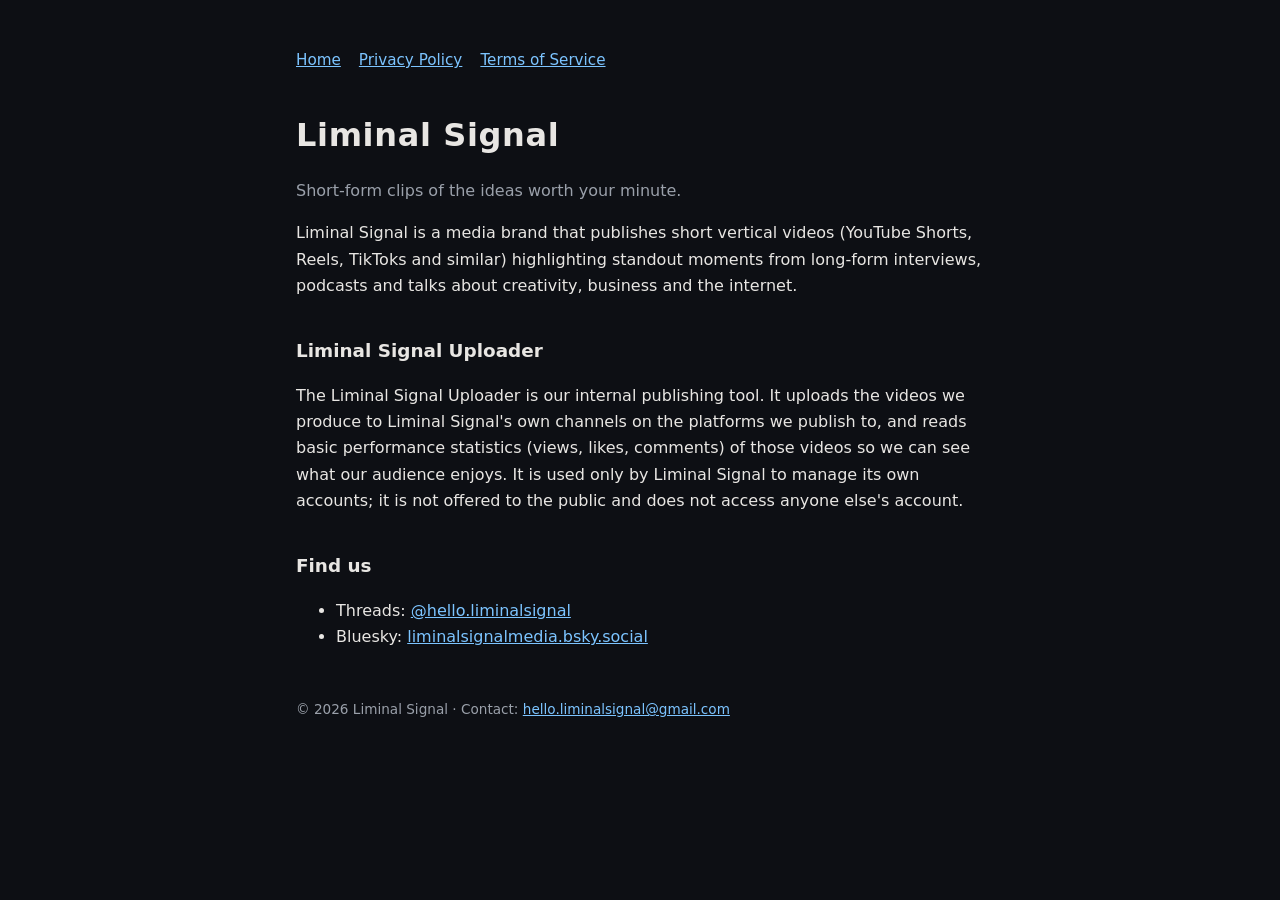
<file: index.html>
<!doctype html><html lang="en"><head><meta charset="utf-8"><meta name="viewport" content="width=device-width,initial-scale=1"><title>Liminal Signal</title><link rel="stylesheet" href="style.css"></head><body><main><nav><a href="./">Home</a><a href="privacy.html">Privacy Policy</a><a href="terms.html">Terms of Service</a></nav>
<h1>Liminal Signal</h1>
<p class="muted">Short-form clips of the ideas worth your minute.</p>
<p>Liminal Signal is a media brand that publishes short vertical videos (YouTube Shorts, Reels, TikToks and similar) highlighting standout moments from long-form interviews, podcasts and talks about creativity, business and the internet.</p>
<h2>Liminal Signal Uploader</h2>
<p>The Liminal Signal Uploader is our internal publishing tool. It uploads the videos we produce to Liminal Signal's own channels on the platforms we publish to, and reads basic performance statistics (views, likes, comments) of those videos so we can see what our audience enjoys. It is used only by Liminal Signal to manage its own accounts; it is not offered to the public and does not access anyone else's account.</p>
<h2>Find us</h2>
<ul><li>Threads: <a href="https://www.threads.com/@hello.liminalsignal">@hello.liminalsignal</a></li><li>Bluesky: <a href="https://bsky.app/profile/liminalsignalmedia.bsky.social">liminalsignalmedia.bsky.social</a></li></ul>
<footer>&copy; 2026 Liminal Signal &middot; Contact: <a href="mailto:hello.liminalsignal@gmail.com">hello.liminalsignal@gmail.com</a></footer></main></body></html>
</file>
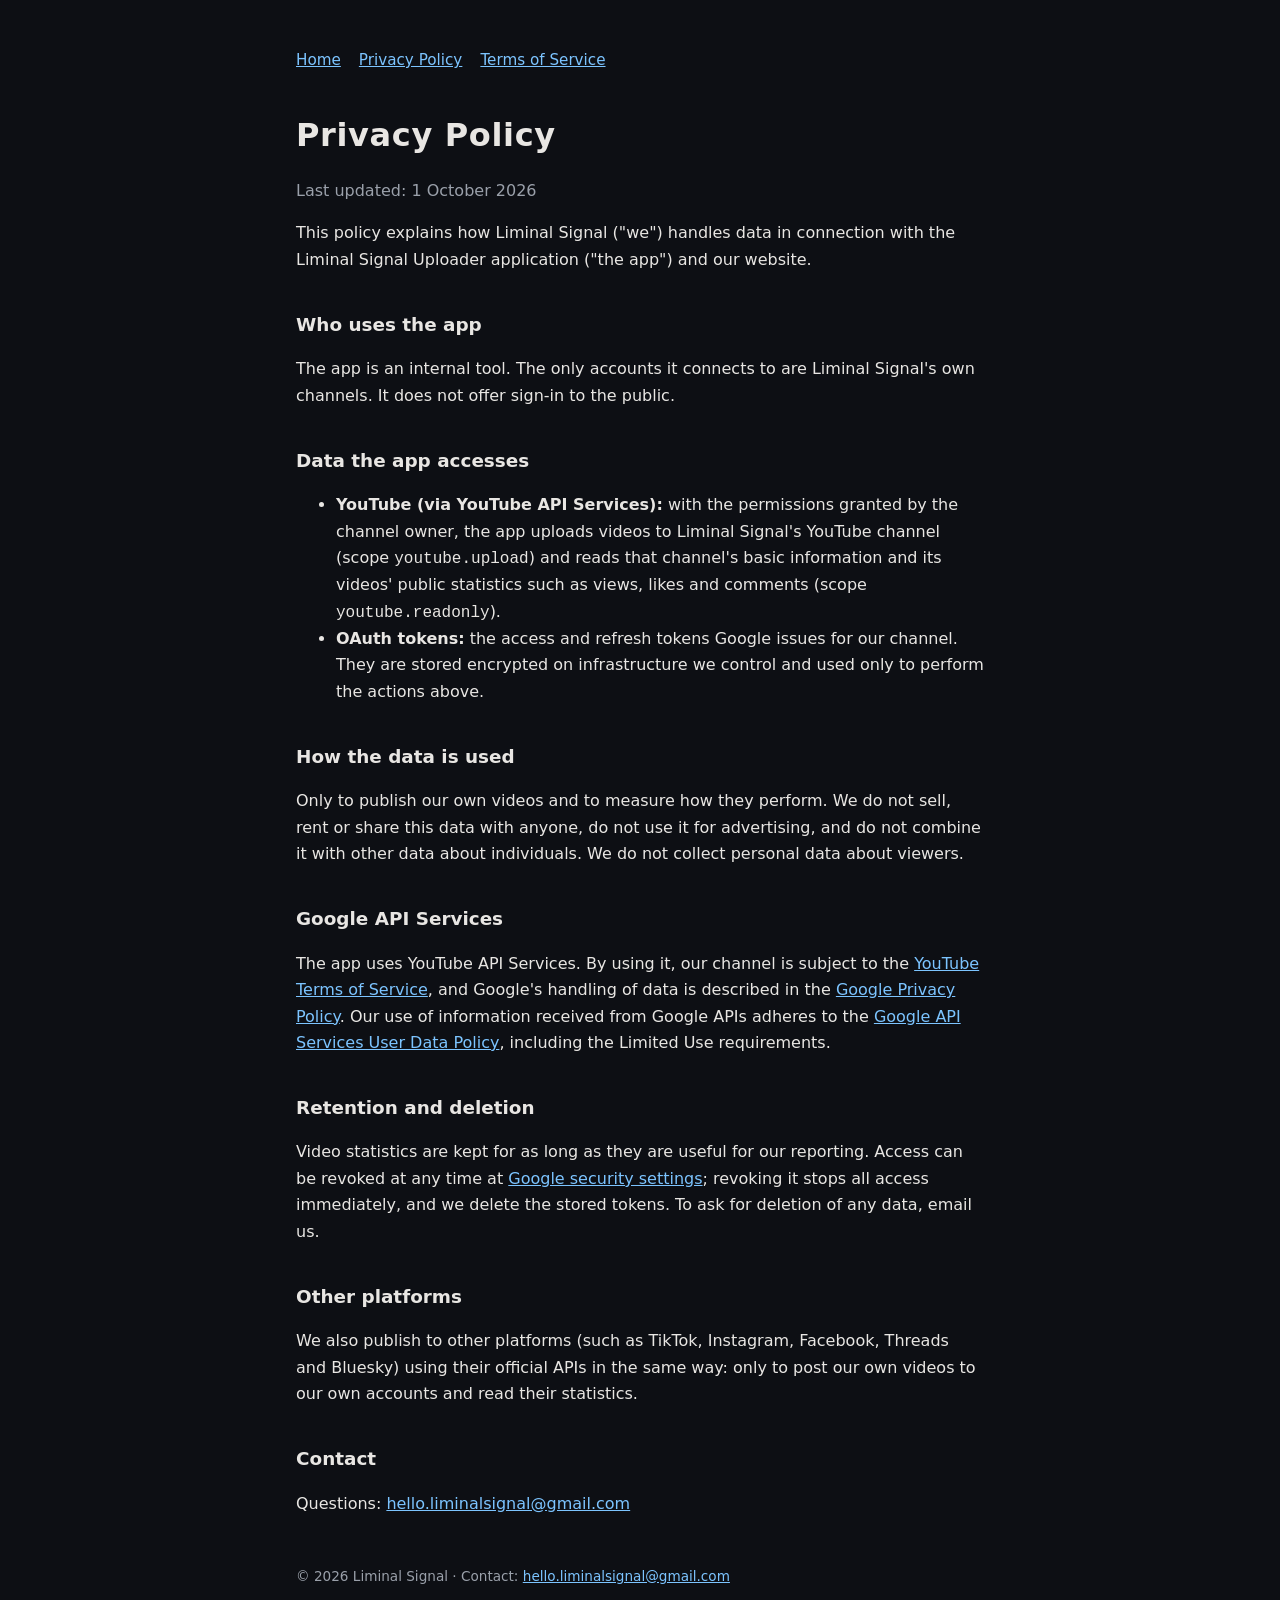
<file: privacy.html>
<!doctype html><html lang="en"><head><meta charset="utf-8"><meta name="viewport" content="width=device-width,initial-scale=1"><title>Privacy Policy - Liminal Signal</title><link rel="stylesheet" href="style.css"></head><body><main><nav><a href="./">Home</a><a href="privacy.html">Privacy Policy</a><a href="terms.html">Terms of Service</a></nav>
<h1>Privacy Policy</h1>
<p class="muted">Last updated: 1 October 2026</p>
<p>This policy explains how Liminal Signal ("we") handles data in connection with the Liminal Signal Uploader application ("the app") and our website.</p>
<h2>Who uses the app</h2>
<p>The app is an internal tool. The only accounts it connects to are Liminal Signal's own channels. It does not offer sign-in to the public.</p>
<h2>Data the app accesses</h2>
<ul>
<li><strong>YouTube (via YouTube API Services):</strong> with the permissions granted by the channel owner, the app uploads videos to Liminal Signal's YouTube channel (scope <code>youtube.upload</code>) and reads that channel's basic information and its videos' public statistics such as views, likes and comments (scope <code>youtube.readonly</code>).</li>
<li><strong>OAuth tokens:</strong> the access and refresh tokens Google issues for our channel. They are stored encrypted on infrastructure we control and used only to perform the actions above.</li>
</ul>
<h2>How the data is used</h2>
<p>Only to publish our own videos and to measure how they perform. We do not sell, rent or share this data with anyone, do not use it for advertising, and do not combine it with other data about individuals. We do not collect personal data about viewers.</p>
<h2>Google API Services</h2>
<p>The app uses YouTube API Services. By using it, our channel is subject to the <a href="https://www.youtube.com/t/terms">YouTube Terms of Service</a>, and Google's handling of data is described in the <a href="https://policies.google.com/privacy">Google Privacy Policy</a>. Our use of information received from Google APIs adheres to the <a href="https://developers.google.com/terms/api-services-user-data-policy">Google API Services User Data Policy</a>, including the Limited Use requirements.</p>
<h2>Retention and deletion</h2>
<p>Video statistics are kept for as long as they are useful for our reporting. Access can be revoked at any time at <a href="https://myaccount.google.com/permissions">Google security settings</a>; revoking it stops all access immediately, and we delete the stored tokens. To ask for deletion of any data, email us.</p>
<h2>Other platforms</h2>
<p>We also publish to other platforms (such as TikTok, Instagram, Facebook, Threads and Bluesky) using their official APIs in the same way: only to post our own videos to our own accounts and read their statistics.</p>
<h2>Contact</h2>
<p>Questions: <a href="mailto:hello.liminalsignal@gmail.com">hello.liminalsignal@gmail.com</a></p>
<footer>&copy; 2026 Liminal Signal &middot; Contact: <a href="mailto:hello.liminalsignal@gmail.com">hello.liminalsignal@gmail.com</a></footer></main></body></html>
</file>
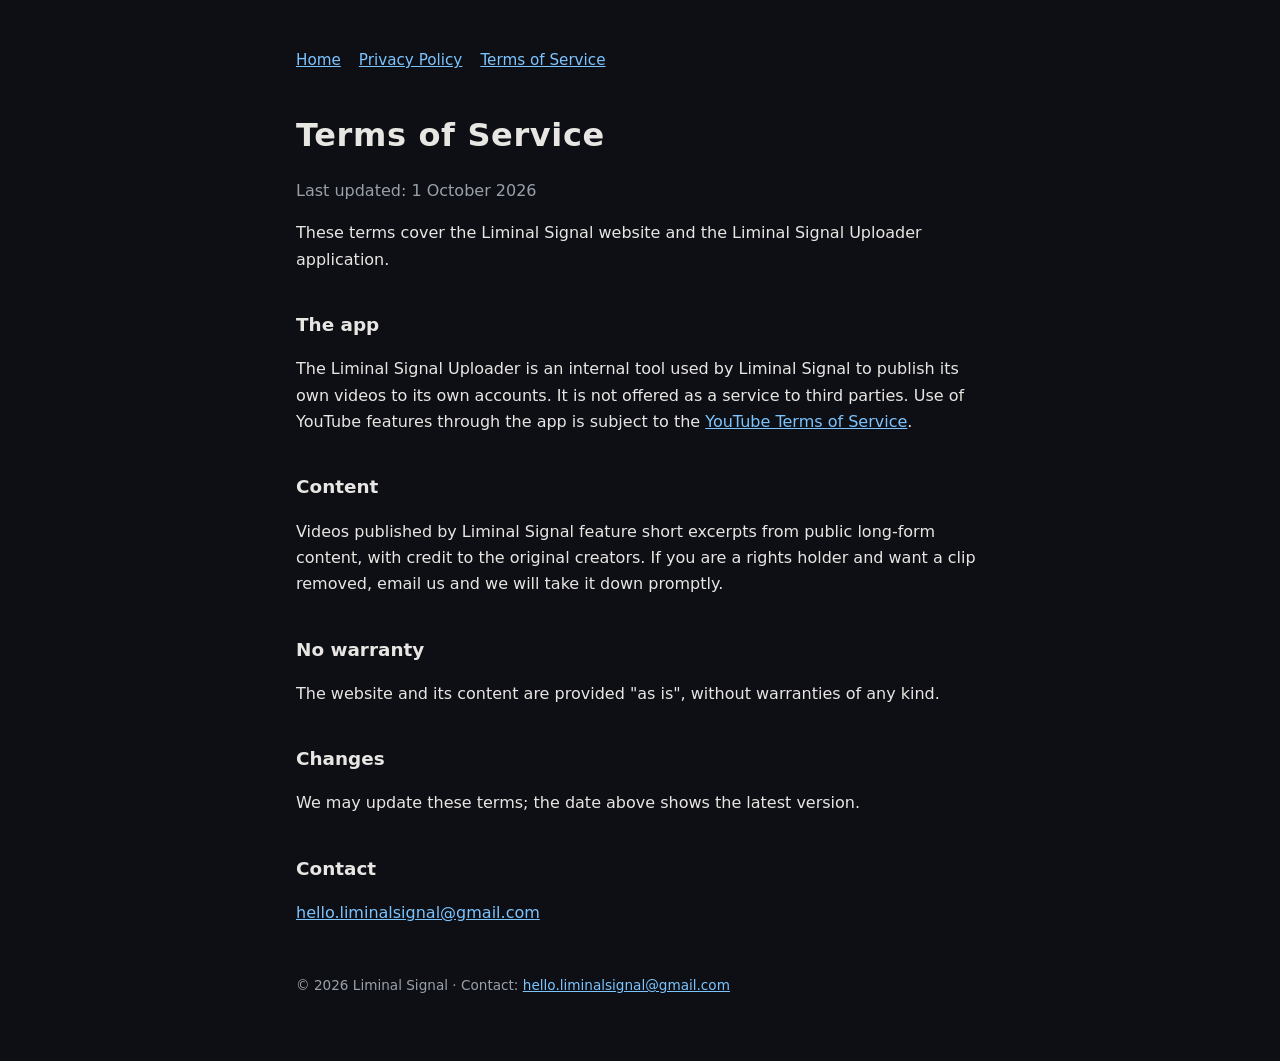
<file: terms.html>
<!doctype html><html lang="en"><head><meta charset="utf-8"><meta name="viewport" content="width=device-width,initial-scale=1"><title>Terms of Service - Liminal Signal</title><link rel="stylesheet" href="style.css"></head><body><main><nav><a href="./">Home</a><a href="privacy.html">Privacy Policy</a><a href="terms.html">Terms of Service</a></nav>
<h1>Terms of Service</h1>
<p class="muted">Last updated: 1 October 2026</p>
<p>These terms cover the Liminal Signal website and the Liminal Signal Uploader application.</p>
<h2>The app</h2>
<p>The Liminal Signal Uploader is an internal tool used by Liminal Signal to publish its own videos to its own accounts. It is not offered as a service to third parties. Use of YouTube features through the app is subject to the <a href="https://www.youtube.com/t/terms">YouTube Terms of Service</a>.</p>
<h2>Content</h2>
<p>Videos published by Liminal Signal feature short excerpts from public long-form content, with credit to the original creators. If you are a rights holder and want a clip removed, email us and we will take it down promptly.</p>
<h2>No warranty</h2>
<p>The website and its content are provided "as is", without warranties of any kind.</p>
<h2>Changes</h2>
<p>We may update these terms; the date above shows the latest version.</p>
<h2>Contact</h2>
<p><a href="mailto:hello.liminalsignal@gmail.com">hello.liminalsignal@gmail.com</a></p>
<footer>&copy; 2026 Liminal Signal &middot; Contact: <a href="mailto:hello.liminalsignal@gmail.com">hello.liminalsignal@gmail.com</a></footer></main></body></html>
</file>
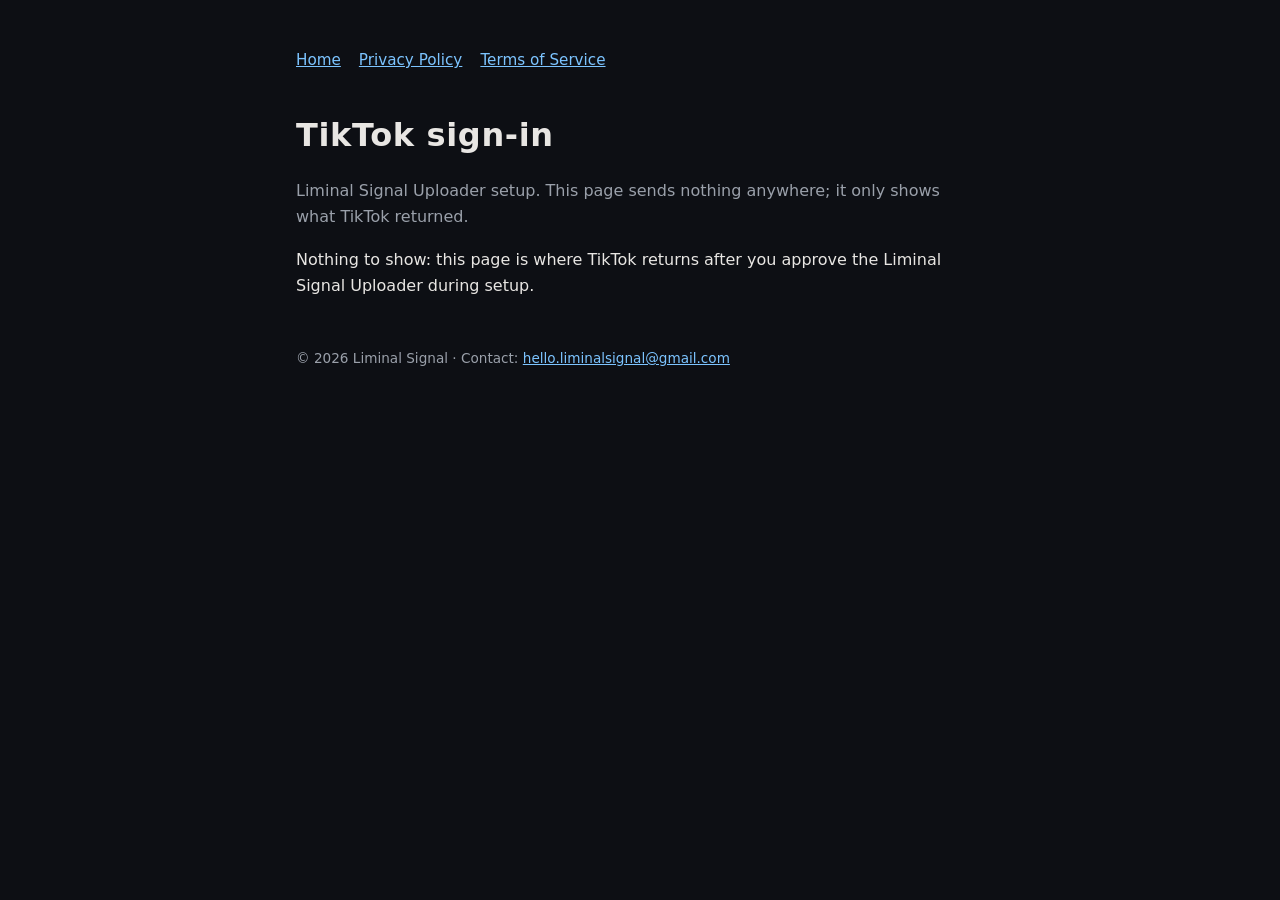
<file: tiktok-callback.html>
<!doctype html><html lang="en"><head><meta charset="utf-8"><meta name="viewport" content="width=device-width,initial-scale=1"><meta name="robots" content="noindex"><meta name="referrer" content="no-referrer"><title>TikTok sign-in - Liminal Signal</title><link rel="stylesheet" href="style.css">
<style>
#code{display:block;width:100%;min-height:5.5em;margin:12px 0;padding:12px;background:#151922;color:var(--fg);border:1px solid #2a3040;border-radius:8px;font:14px/1.5 ui-monospace,Consolas,monospace;word-break:break-all;resize:vertical}
button{padding:10px 18px;background:var(--accent);color:#0d0f14;border:0;border-radius:8px;font:inherit;font-weight:600;cursor:pointer}
#done{margin-left:12px}
</style></head><body><main><nav><a href="./">Home</a><a href="privacy.html">Privacy Policy</a><a href="terms.html">Terms of Service</a></nav>
<h1>TikTok sign-in</h1>
<p class="muted">Liminal Signal Uploader setup. This page sends nothing anywhere; it only shows what TikTok returned.</p>
<div id="ok" hidden>
<h2>Copy this code back into the setup</h2>
<textarea id="code" readonly spellcheck="false" aria-label="Authorization code"></textarea>
<p><button id="copy" type="button">Copy</button><span id="done" class="muted" role="status"></span></p>
<p class="muted">Copy puts the full address of this page on the clipboard (the setup reads the code and checks the state from it). You can also select the code above and paste that. It works once and expires in a few minutes.</p>
</div>
<div id="fail" hidden>
<h2>TikTok did not authorize</h2>
<p id="reason"></p>
<p class="muted">Run the setup again to retry.</p>
</div>
<div id="none" hidden>
<p>Nothing to show: this page is where TikTok returns after you approve the Liminal Signal Uploader during setup.</p>
</div>
<footer>&copy; 2026 Liminal Signal &middot; Contact: <a href="mailto:hello.liminalsignal@gmail.com">hello.liminalsignal@gmail.com</a></footer></main>
<script>
(function () {
  var q = new URLSearchParams(location.search);
  var code = q.get("code"), error = q.get("error"), state = q.get("state");
  function show(id) { document.getElementById(id).hidden = false; }
  if (error) {
    document.getElementById("reason").textContent =
      error + (q.get("error_description") ? ": " + q.get("error_description") : "");
    show("fail");
  } else if (code) {
    var box = document.getElementById("code"), done = document.getElementById("done");
    box.value = code;
    box.addEventListener("focus", function () { box.select(); });
    document.getElementById("copy").addEventListener("click", function () {
      var href = location.href;
      function ok() { done.textContent = state ? "Copied. Go back to the setup." : "Copied."; }
      function manual() {
        box.value = href; box.focus(); box.select();
        done.textContent = "Press Ctrl+C to copy.";
      }
      if (navigator.clipboard && navigator.clipboard.writeText) {
        navigator.clipboard.writeText(href).then(ok, manual);
      } else { manual(); }
    });
    show("ok");
  } else {
    show("none");
  }
})();
</script></body></html>
</file>
<file: style.css>
:root{--bg:#0d0f14;--fg:#e8e6e3;--muted:#9aa0aa;--accent:#7cc4ff}
*{box-sizing:border-box}body{margin:0;background:var(--bg);color:var(--fg);font:16px/1.65 system-ui,-apple-system,Segoe UI,Roboto,sans-serif}
main{max-width:720px;margin:0 auto;padding:48px 16px 64px}
h1{font-size:2rem;margin:0 0 .25em;letter-spacing:.02em}h2{font-size:1.15rem;margin-top:2em}
a{color:var(--accent)}p,li{color:var(--fg)}.muted{color:var(--muted)}
nav{display:flex;gap:18px;flex-wrap:wrap;margin-bottom:36px;font-size:.95rem}
footer{margin-top:48px;font-size:.85rem;color:var(--muted)}
</file>
